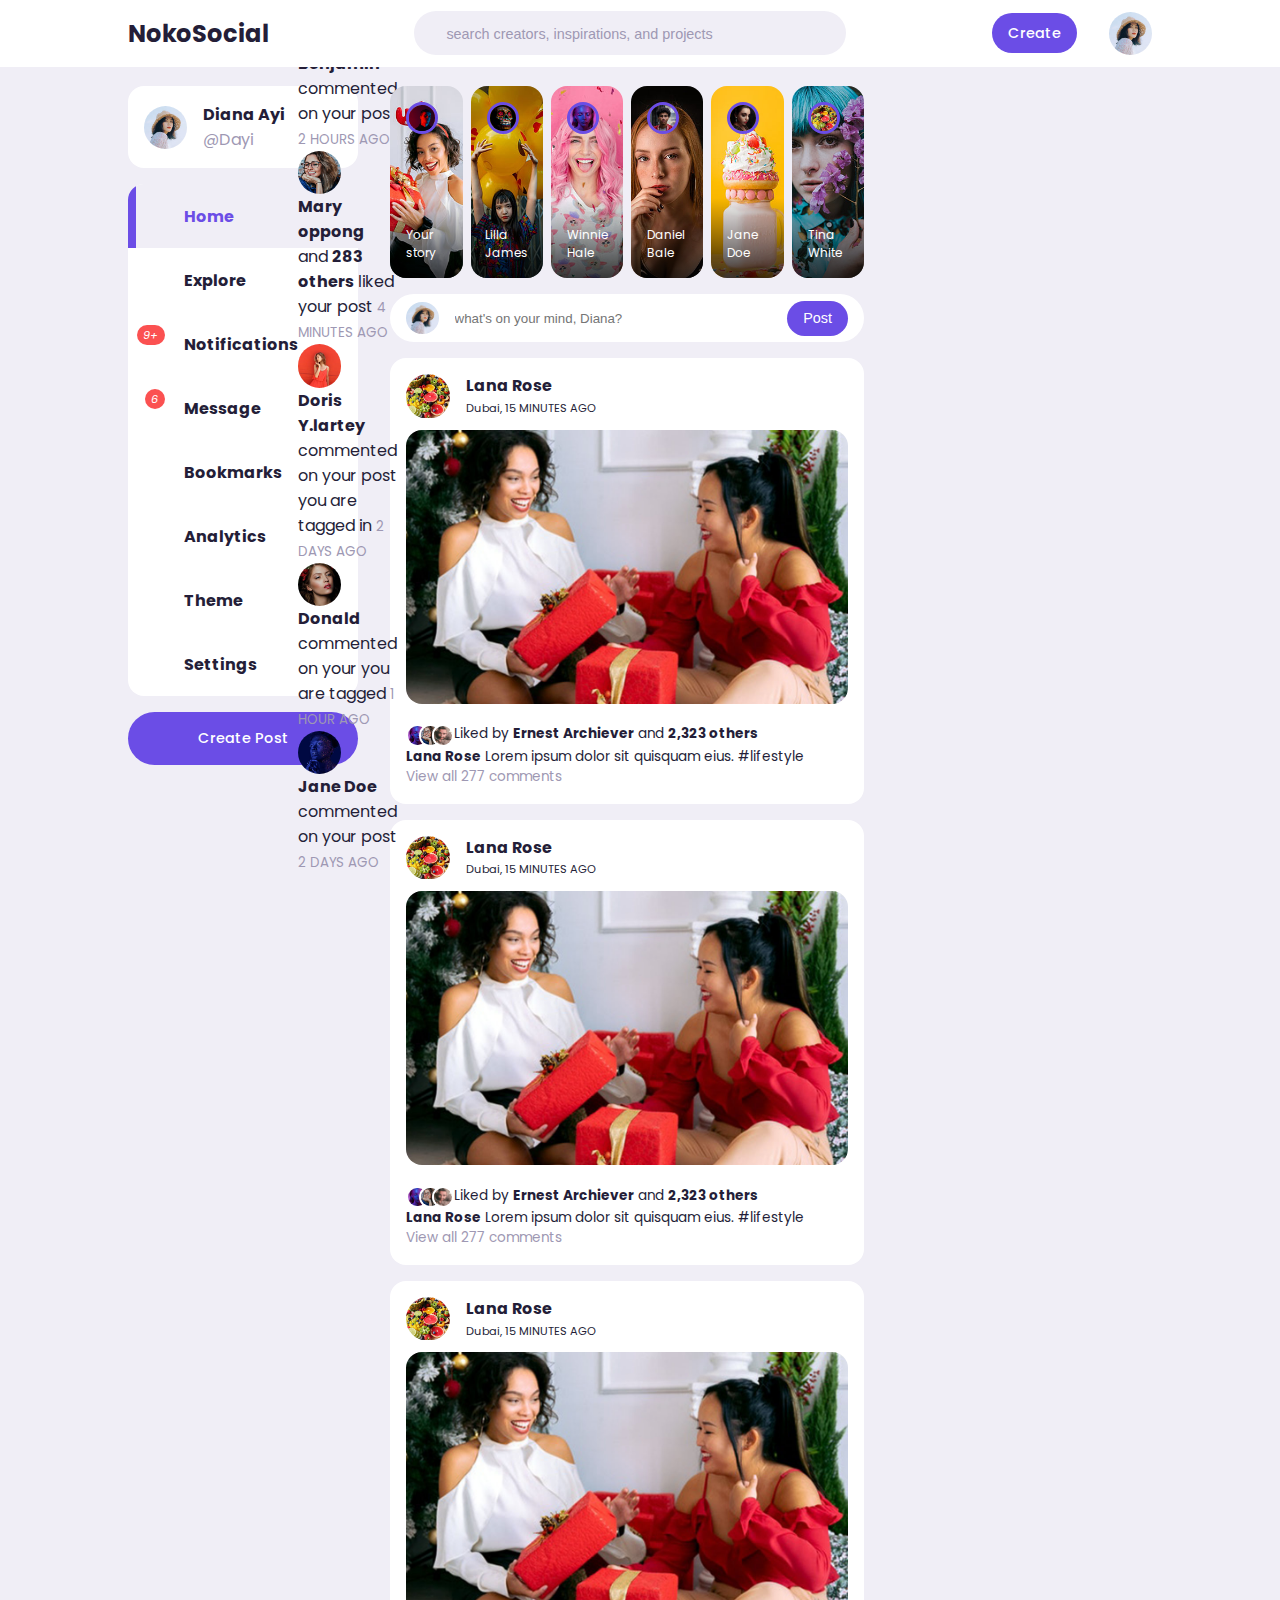
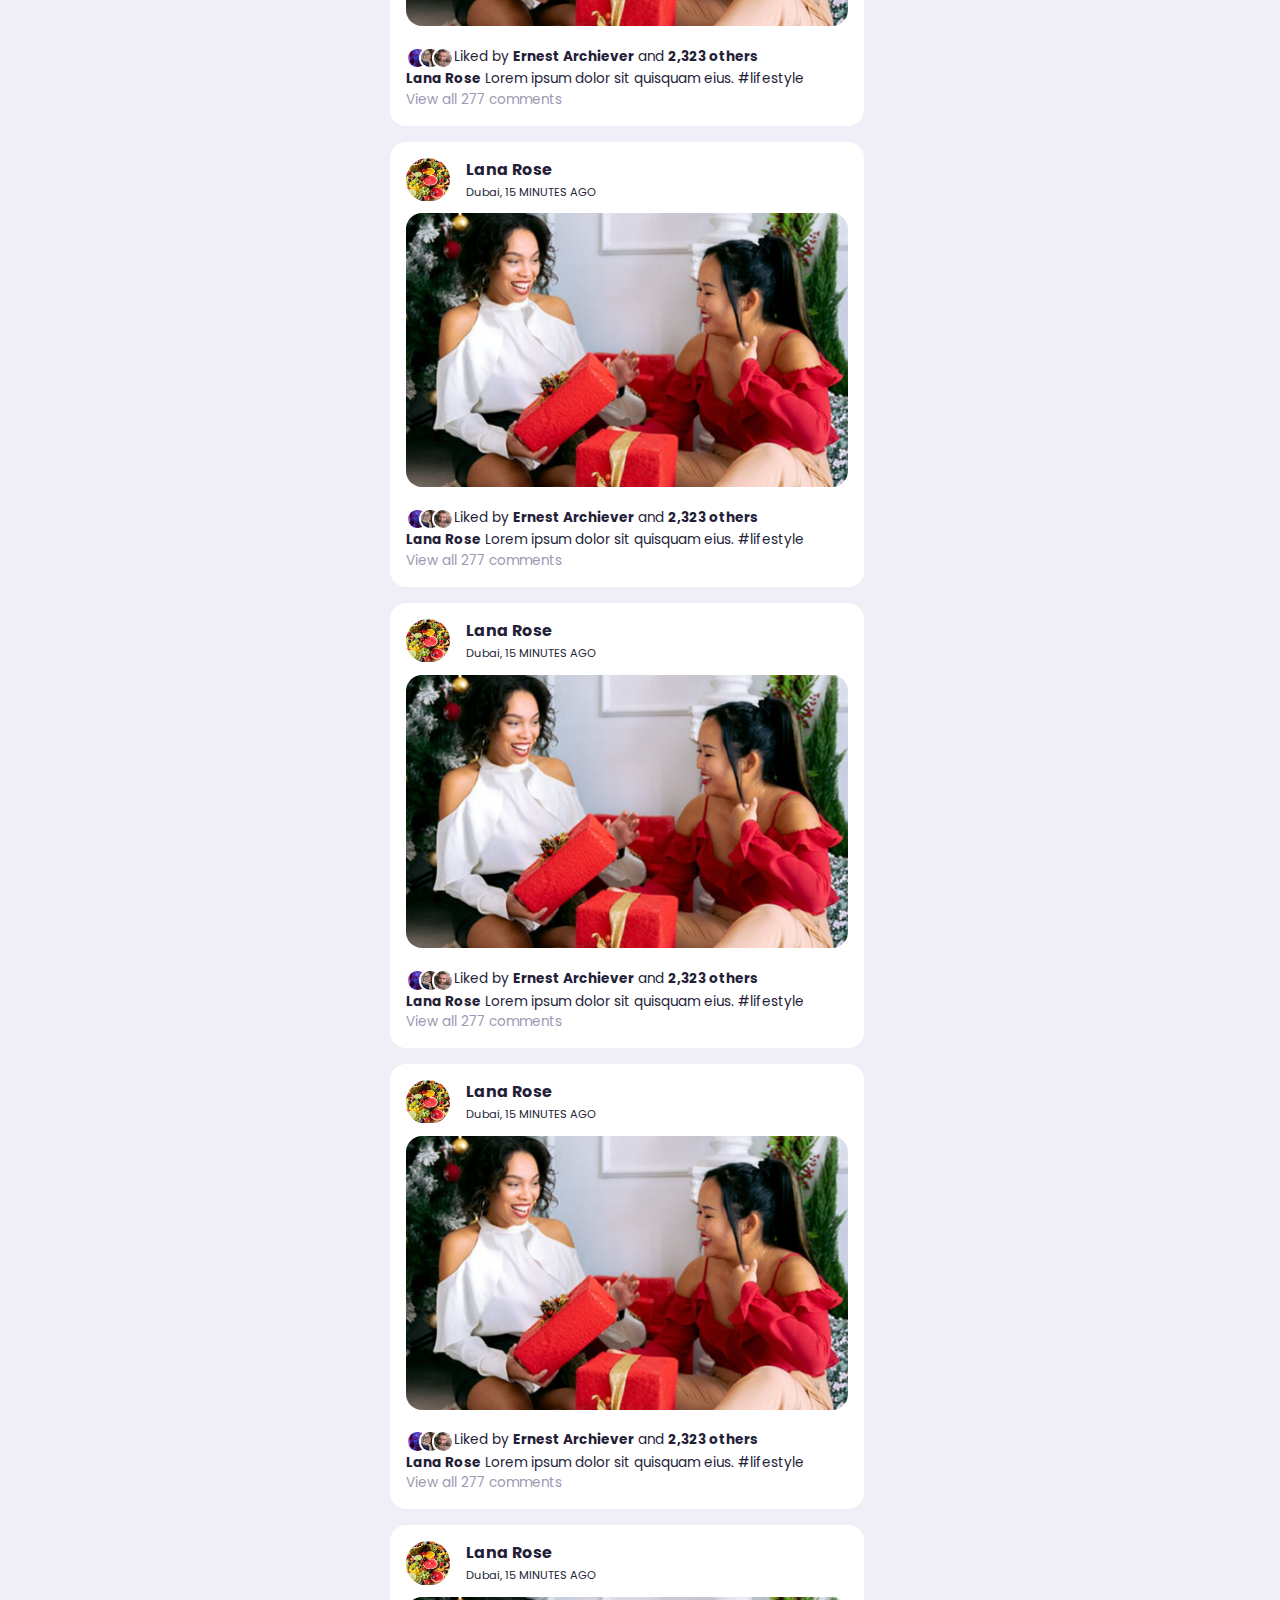
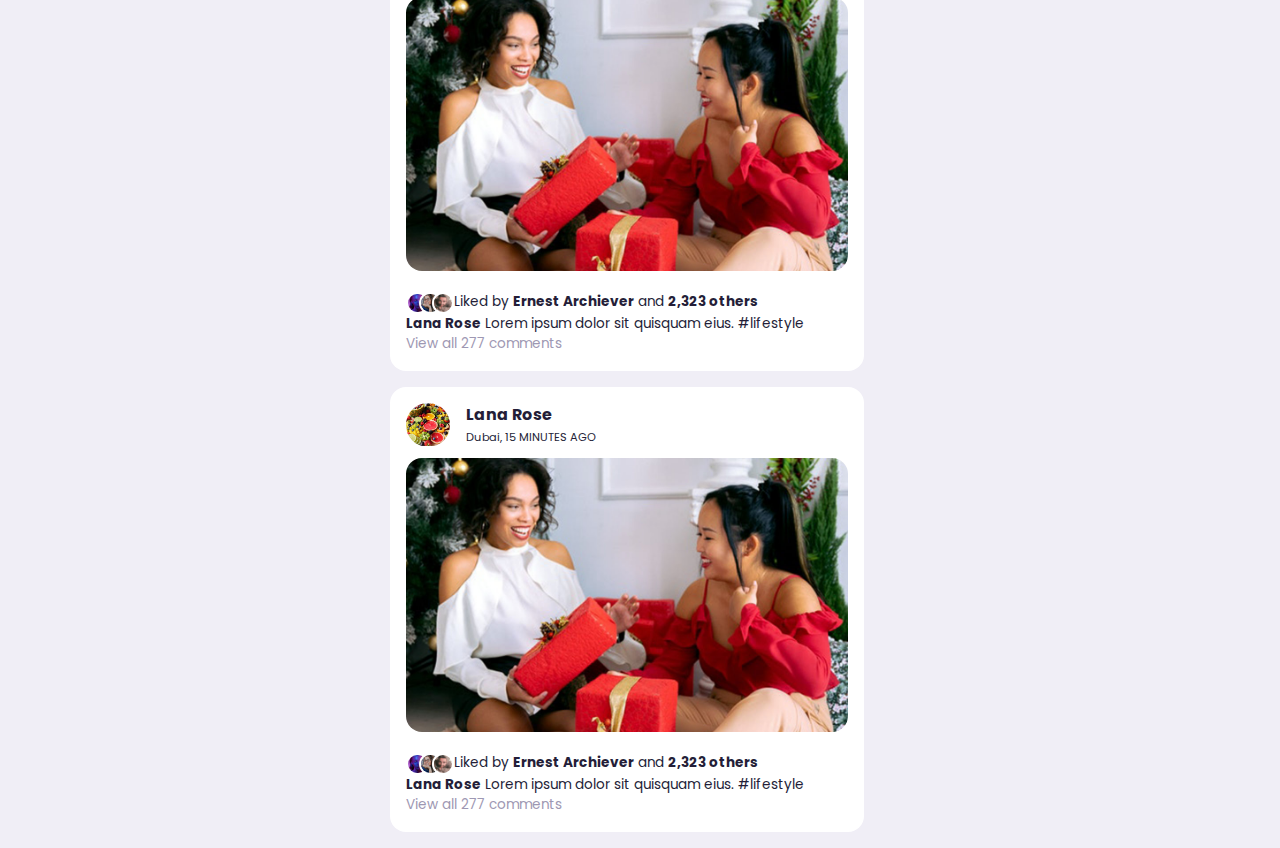
<file: responsive social media assest/index.html>
<!DOCTYPE html>
<html lang="en">
  <head>
    <meta charset="UTF-8" />
    <meta name="viewport" content="width=device-width, initial-scale=1.0" />
    <title>NokoSocial</title>
    <!-- CSS -->
    <link rel="stylesheet" href="CSS/style.css" />
    <!-- FONTS -->
    <link rel="preconnect" href="https://fonts.googleapis.com" />
    <link rel="preconnect" href="https://fonts.gstatic.com" crossorigin />
    <link
      href="https://fonts.googleapis.com/css2?family=Poppins:ital,wght@0,600;0,700;1,300;1,500;1,600&display=swap"
      rel="stylesheet"
    />
    <!-- CDN -->
    <link
      rel="stylesheet"
      href="https://unicons.iconscout.com/release/v2.1.6/css/unicons.css"
    />
  </head>
  <body>
    <nav>
      <div class="container">
        <h2 class="logo">NokoSocial</h2>
        <div class="search-bar">
          <i class="uil uil-search"></i>
          <input
            type="search"
            placeholder="search creators, inspirations, and projects"
          />
        </div>
        <div class="create">
          <label class="btn btn-primary" for="#create-post"> Create </label>
          <div class="profile-photo">
            <img src="images/profile-1.jpg" alt="" />
          </div>
        </div>
      </div>
    </nav>
    <!----------------------- MAIN -------------------->

    <!-- =============LEFT=============== -->
    <main>
      <div class="container">
        <div class="left">
          <a class="profile">
            <div class="profile-photo">
              <img src="images/profile-1.jpg"/>
            </div>
            <div class="handle">
              <h4>Diana Ayi</h4>
              <p class="text-muted">@Dayi</p>
            </div>
          </a>
          <!-- -----------  SIDEBAR  ------------->
          <div class="sidebar">
            <a class="menu-item active">
              <span><i class="uil uil-home"></i></span>
              <h3>Home</h3>
            </a>

            <a class="menu-item">
              <span><i class="uil uil-compass"></i></span>
              <h3>Explore</h3>
            </a>
            <a class="menu-item" id="notifications">
              <span>
                <i class="uil uil-bell"
                  ><small class="notification-count">9+</small></i>
                
              </span>
             
              <h3>Notifications</h3>
              <!-- -------- NOTIFICATION POP-UP ---------- -->
              <div class="notification- popup">
                <div>
                  <div class="profile-photo">
                    <img src="images/profile-2.jpg" alt="" />
                  </div>
                  <div class="notification-body">
                    <b>Joe Doe</b> Accepted your friend request
                    <small class="text-muted">2 DAYS AGO</small>
                  </div>
                </div>
                <div>
                  <div class="profile-photo">
                    <img src="images/profile-3.jpg" alt="" />
                  </div>
                  <div class="notification-body">
                    <b>Keke Benjamin</b> commented on your post
                    <small class="text-muted">2 HOURS AGO</small>
                  </div>
                </div>
                <div>
                  <div class="profile-photo">
                    <img src="images/profile-4.jpg" alt="" />
                  </div>
                  <div class="notification-body">
                    <b>Mary oppong</b> and <b>283 others</b> liked your post
                    <small class="text-muted">4 MINUTES AGO</small>
                  </div>
                </div>
                <div>
                  <div class="profile-photo">
                    <img src="images/profile-5.jpg" alt="" />
                  </div>
                  <div class="notification-body">
                    <b>Doris Y.lartey</b> commented on your post you are tagged
                    in
                    <small class="text-muted">2 DAYS AGO</small>
                  </div>
                </div>
                <div>
                  <div class="profile-photo">
                    <img src="images/profile-6.jpg" alt="" />
                  </div>
                  <div class="notification-body">
                    <b>Donald </b> commented on your you are tagged
                    <small class="text-muted">1 HOUR AGO</small>
                  </div>
                </div>
                <div>
                  <div class="profile-photo">
                    <img src="images/profile-7.jpg" alt="" />
                  </div>
                  <div class="notification-body">
                    <b>Jane Doe</b> commented on your post
                    <small class="text-muted">2 DAYS AGO</small>
                  </div>
                </div>
              </div>
            </a>
              <!-- ------------- NOTIFICATION END ---------------- -->
            
            <a class="menu-item" id="messages-notifications">
              <span
                ><i class="uil uil-envelope-alt"
                  ><small class="notification-count">6</small></i
                ></span>
              <h3>Message</h3>
            </a>
            <a class="menu-item">
              <span><i class="uil uil-bookmark"></i></span>
              <h3>Bookmarks</h3>
            </a>
            <a class="menu-item">
              <span><i class="uil uil-chart-line"></i></span>
              <h3>Analytics</h3>
            </a>
            <a class="menu-item">
              <span><i class="uil uil-palette"></i></span>
              <h3>Theme</h3>
            </a>
            <a class="menu-item">
              <span><i class="uil uil-setting"></i></span>
              <h3>Settings</h3>
            </a>
          </div>
          <!-- --------END OF SIDEBAR----------- -->
          <label for="create-post" class="btn btn-primary">Create Post</label>
        </div>
        <!-- ============= LEFT SIDE END ============== -->
        <!-- ============= MIDDLE START =============== -->
        <div class="middle">
        <!-- =============== STORIES =================== -->
        <div class="stories">
          <div class="story">
            <div class="profile-photo">
              <img src="images/profile-8.jpg" alt="">
            </div>
            <p class="name">Your story</p>
          </div>
          <div class="story">
            <div class="profile-photo">
              <img src="images/profile-9.jpg" alt="">
            </div>
            <p class="name">Lilla James</p>
          </div>
          <div class="story">
            <div class="profile-photo">
              <img src="images/profile-10.jpg" alt="">
            </div>
            <p class="name">Winnie Hale</p>
          </div>
          <div class="story">
            <div class="profile-photo">
              <img src="images/profile-11.jpg" alt="">
            </div>
            <p class="name">Daniel Bale</p>
          </div>
          <div class="story">
            <div class="profile-photo">
              <img src="images/profile-12.jpg" alt="">
            </div>
            <p class="name">Jane Doe</p>
          </div>
          <div class="story">
            <div class="profile-photo">
              <img src="images/profile-13.jpg" alt="">
            </div>
            <p class="name">Tina White</p>
          </div>
       </div>
       <!-- ========== END OF STORIES =========== -->
       <form class="create-post">
        <div class="profile-photo">
          <img src="images/profile-1.jpg" alt="">
        </div>
        <input type="text" placeholder="what's on your mind, Diana?" id="create-post">
        <input type="submit" value="Post" class="btn btn-primary">
       </form>
       <!------------------- FEEDS ----------------->
       <div class="feeds">
        <!----------------- FEEDS 1 ------------------>
          <div class="feed">
              <div class="head">
                <div class="user">
                  <div class="profile-photo">
                    <img src="images/profile-13.jpg">
                  </div>
                  <div class="ingo">
                    <h3>Lana Rose</h3>
                    <small>Dubai, 15 MINUTES AGO</small>
                  </div>
                </div>
                <div class="photo">
                  <img src="images/feed-1.jpg">
                </div>
                <div class="action-buttons">
                  <div class="interaction-buttons">
                    <span><i class="uil uil-heart"></i></span>
                    <span><i class="uil uil-comment-dots"></i></span>
                    <span><i class="uil uil-share-alt"></i></span>
                  </div>
                  <div class="bookmark">
                    <span><i class="uil uil-bookmark-full"></i></span>
                  </div>
                </div>
                <div class="liked-by">
                  <span><img src="images/profile-10.jpg"></span>
                  <span><img src="images/profile-4.jpg"></span>
                  <span><img src="images/profile-15.jpg"></span>
                  <p>Liked by <b>Ernest Archiever</b> and <b>2,323 others</b></p>
                </div>
                <div class="caption">
                  <p><b>Lana Rose</b> Lorem ipsum dolor sit quisquam eius.
                    <span class="harsh-tag">#lifestyle</span><p>
                </div>
                <div class="comments text-muted">View all 277 comments</div>
              </div>  
           </div>
           <!-- --------- END FEED 1------------ -->       
           <!----------------- FEEDS 2 ------------>
          <div class="feed">
              <div class="head">
                <div class="user">
                  <div class="profile-photo">
                    <img src="images/profile-13.jpg">
                  </div>
                  <div class="ingo">
                    <h3>Lana Rose</h3>
                    <small>Dubai, 15 MINUTES AGO</small>
                  </div>
                </div>
                <div class="photo">
                  <img src="images/feed-1.jpg">
                </div>
                <div class="action-buttons">
                  <div class="interaction-buttons">
                    <span><i class="uil uil-heart"></i></span>
                    <span><i class="uil uil-comment-dots"></i></span>
                    <span><i class="uil uil-share-alt"></i></span>
                  </div>
                  <div class="bookmark">
                    <span><i class="uil uil-bookmark-full"></i></span>
                  </div>
                </div>
                <div class="liked-by">
                  <span><img src="images/profile-10.jpg"></span>
                  <span><img src="images/profile-4.jpg"></span>
                  <span><img src="images/profile-15.jpg"></span>
                  <p>Liked by <b>Ernest Archiever</b> and <b>2,323 others</b></p>
                </div>
                <div class="caption">
                  <p><b>Lana Rose</b> Lorem ipsum dolor sit quisquam eius.
                    <span class="harsh-tag">#lifestyle</span><p>
                </div>
                <div class="comments text-muted">View all 277 comments</div>
              </div>  
           </div>
           <!-- --------- END FEED 2------------ -->        
           <!----------------- FEEDS 3 ------------------>
          <div class="feed">
              <div class="head">
                <div class="user">
                  <div class="profile-photo">
                    <img src="images/profile-13.jpg">
                  </div>
                  <div class="ingo">
                    <h3>Lana Rose</h3>
                    <small>Dubai, 15 MINUTES AGO</small>
                  </div>
                </div>
                <div class="photo">
                  <img src="images/feed-1.jpg">
                </div>
                <div class="action-buttons">
                  <div class="interaction-buttons">
                    <span><i class="uil uil-heart"></i></span>
                    <span><i class="uil uil-comment-dots"></i></span>
                    <span><i class="uil uil-share-alt"></i></span>
                  </div>
                  <div class="bookmark">
                    <span><i class="uil uil-bookmark-full"></i></span>
                  </div>
                </div>
                <div class="liked-by">
                  <span><img src="images/profile-10.jpg"></span>
                  <span><img src="images/profile-4.jpg"></span>
                  <span><img src="images/profile-15.jpg"></span>
                  <p>Liked by <b>Ernest Archiever</b> and <b>2,323 others</b></p>
                </div>
                <div class="caption">
                  <p><b>Lana Rose</b> Lorem ipsum dolor sit quisquam eius.
                    <span class="harsh-tag">#lifestyle</span><p>
                </div>
                <div class="comments text-muted">View all 277 comments</div>
              </div>  
           </div>
           <!-- --------- END FEED 3------------ -->        
           <!----------------- FEEDS 4 ------------------>
          <div class="feed">
              <div class="head">
                <div class="user">
                  <div class="profile-photo">
                    <img src="images/profile-13.jpg">
                  </div>
                  <div class="ingo">
                    <h3>Lana Rose</h3>
                    <small>Dubai, 15 MINUTES AGO</small>
                  </div>
                </div>
                <div class="photo">
                  <img src="images/feed-1.jpg">
                </div>
                <div class="action-buttons">
                  <div class="interaction-buttons">
                    <span><i class="uil uil-heart"></i></span>
                    <span><i class="uil uil-comment-dots"></i></span>
                    <span><i class="uil uil-share-alt"></i></span>
                  </div>
                  <div class="bookmark">
                    <span><i class="uil uil-bookmark-full"></i></span>
                  </div>
                </div>
                <div class="liked-by">
                  <span><img src="images/profile-10.jpg"></span>
                  <span><img src="images/profile-4.jpg"></span>
                  <span><img src="images/profile-15.jpg"></span>
                  <p>Liked by <b>Ernest Archiever</b> and <b>2,323 others</b></p>
                </div>
                <div class="caption">
                  <p><b>Lana Rose</b> Lorem ipsum dolor sit quisquam eius.
                    <span class="harsh-tag">#lifestyle</span><p>
                </div>
                <div class="comments text-muted">View all 277 comments</div>
              </div>  
           </div>
           <!-- --------- END FEED 4------------ -->   
           <!---------------- FEEDS 5 ------------->
          <div class="feed">
              <div class="head">
                <div class="user">
                  <div class="profile-photo">
                    <img src="images/profile-13.jpg">
                  </div>
                  <div class="ingo">
                    <h3>Lana Rose</h3>
                    <small>Dubai, 15 MINUTES AGO</small>
                  </div>
                </div>
                <div class="photo">
                  <img src="images/feed-1.jpg">
                </div>
                <div class="action-buttons">
                  <div class="interaction-buttons">
                    <span><i class="uil uil-heart"></i></span>
                    <span><i class="uil uil-comment-dots"></i></span>
                    <span><i class="uil uil-share-alt"></i></span>
                  </div>
                  <div class="bookmark">
                    <span><i class="uil uil-bookmark-full"></i></span>
                  </div>
                </div>
                <div class="liked-by">
                  <span><img src="images/profile-10.jpg"></span>
                  <span><img src="images/profile-4.jpg"></span>
                  <span><img src="images/profile-15.jpg"></span>
                  <p>Liked by <b>Ernest Archiever</b> and <b>2,323 others</b></p>
                </div>
                <div class="caption">
                  <p><b>Lana Rose</b> Lorem ipsum dolor sit quisquam eius.
                    <span class="harsh-tag">#lifestyle</span><p>
                </div>
                <div class="comments text-muted">View all 277 comments</div>
              </div>  
           </div>
           <!-- --------- END FEED 5------------ -->    
          <!--------------- FEEDS 6 --------------->
          <div class="feed">
              <div class="head">
                <div class="user">
                  <div class="profile-photo">
                    <img src="images/profile-13.jpg">
                  </div>
                  <div class="ingo">
                    <h3>Lana Rose</h3>
                    <small>Dubai, 15 MINUTES AGO</small>
                  </div>
                </div>
                <div class="photo">
                  <img src="images/feed-1.jpg">
                </div>
                <div class="action-buttons">
                  <div class="interaction-buttons">
                    <span><i class="uil uil-heart"></i></span>
                    <span><i class="uil uil-comment-dots"></i></span>
                    <span><i class="uil uil-share-alt"></i></span>
                  </div>
                  <div class="bookmark">
                    <span><i class="uil uil-bookmark-full"></i></span>
                  </div>
                </div>
                <div class="liked-by">
                  <span><img src="images/profile-10.jpg"></span>
                  <span><img src="images/profile-4.jpg"></span>
                  <span><img src="images/profile-15.jpg"></span>
                  <p>Liked by <b>Ernest Archiever</b> and <b>2,323 others</b></p>
                </div>
                <div class="caption">
                  <p><b>Lana Rose</b> Lorem ipsum dolor sit quisquam eius.
                    <span class="harsh-tag">#lifestyle</span><p>
                </div>
                <div class="comments text-muted">View all 277 comments</div>
              </div>  
           </div>
           <!-- --------- END FEED 6------------ -->
           <!--------------- FEEDS 7 --------------->
          <div class="feed">
              <div class="head">
                <div class="user">
                  <div class="profile-photo">
                    <img src="images/profile-13.jpg">
                  </div>
                  <div class="ingo">
                    <h3>Lana Rose</h3>
                    <small>Dubai, 15 MINUTES AGO</small>
                  </div>
                </div>
                <div class="photo">
                  <img src="images/feed-1.jpg">
                </div>
                <div class="action-buttons">
                  <div class="interaction-buttons">
                    <span><i class="uil uil-heart"></i></span>
                    <span><i class="uil uil-comment-dots"></i></span>
                    <span><i class="uil uil-share-alt"></i></span>
                  </div>
                  <div class="bookmark">
                    <span><i class="uil uil-bookmark-full"></i></span>
                  </div>
                </div>
                <div class="liked-by">
                  <span><img src="images/profile-10.jpg"></span>
                  <span><img src="images/profile-4.jpg"></span>
                  <span><img src="images/profile-15.jpg"></span>
                  <p>Liked by <b>Ernest Archiever</b> and <b>2,323 others</b></p>
                </div>
                <div class="caption">
                  <p><b>Lana Rose</b> Lorem ipsum dolor sit quisquam eius.
                    <span class="harsh-tag">#lifestyle</span><p>
                </div>
                <div class="comments text-muted">View all 277 comments</div>
              </div>  
           </div>
           <!-- --------- END FEED 7------------ -->
           <!--------------- FEEDS 8 --------------->
          <div class="feed">
              <div class="head">
                <div class="user">
                  <div class="profile-photo">
                    <img src="images/profile-13.jpg">
                  </div>
                  <div class="ingo">
                    <h3>Lana Rose</h3>
                    <small>Dubai, 15 MINUTES AGO</small>
                  </div>
                </div>
                <div class="photo">
                  <img src="images/feed-1.jpg">
                </div>
                <div class="action-buttons">
                  <div class="interaction-buttons">
                    <span><i class="uil uil-heart"></i></span>
                    <span><i class="uil uil-comment-dots"></i></span>
                    <span><i class="uil uil-share-alt"></i></span>
                  </div>
                  <div class="bookmark">
                    <span><i class="uil uil-bookmark-full"></i></span>
                  </div>
                </div>
                <div class="liked-by">
                  <span><img src="images/profile-10.jpg"></span>
                  <span><img src="images/profile-4.jpg"></span>
                  <span><img src="images/profile-15.jpg"></span>
                  <p>Liked by <b>Ernest Archiever</b> and <b>2,323 others</b></p>
                </div>
                <div class="caption">
                  <p><b>Lana Rose</b> Lorem ipsum dolor sit quisquam eius.
                    <span class="harsh-tag">#lifestyle</span><p>
                </div>
                <div class="comments text-muted">View all 277 comments</div>
              </div>  
           </div>
           <!-- --------- END FEED 8------------ -->
         </div>
       <!-- ============== RIGHT =============== -->
        <div class="right">
          
        </div>
      </div>
    </main>
  </body>
</html>
</file>
<file: responsive social media assest/CSS/style.css>
@import url("https://fonts.googleapis.com/css2?family=Poppins:ital,wght@0,600;0,700;1,300;1,500;1,600&display=swap");
:root {
    --color-white: hsl(252, 50%, 100%);
    --color-light: hsl(252, 30%, 95%);
    --color-gray: hsl(252, 15%, 65%);
    --color-primary: hsl(252, 75%, 60%);
    --color-secondary: hsl(252, 100%, 90%);
    --color-success: hsl(120, 95%, 65%);
    --color-danger: hsl(0, 95%, 65%);
    --color-dark: hsl(252, 30%, 17%);
    --color-black: hsl(252, 30%, 10%);
    --border-radius: 2rem;
    --card-border-radius: 1rem;
    --btn-padding: 0.6rem 1rem;
    --search-padding: 0.6rem 1rem;
    --card-padding: 1rem;
}
*,
*::before,
*::after {
    margin: 0;
    padding: 0;
    outline: 0;
    box-sizing: border-box;
    text-decoration: none;
    border: none;
}
body {
    font-family: "Poppins", sans-serif;
    color: var(--color-dark);
    background: var(--color-light);
    overflow-x: hidden;
}

/* General Styles */
.container {
    width: 80%;
    margin: 0 auto;
}
.profile-photo {
    width: 2.7rem;
    aspect-ratio: 1/1;
    border-radius: 50%;
    overflow: hidden;
}
img {
    display: block;
    width: 100%;
}
.btn {
    display: inline-block;
    padding: var(--btn-padding);
    font-weight: 500;
    border-radius: var(--border-radius);
    cursor: pointer;
    transition: all 300ms ease;
    font-size: 0.9rem;
}
.btn:hover {
    opacity: 0.8;
}
.btn-primary {
    background: var(--color-primary);
    color: white;
}
.text-bold {
    font-weight: 500;
}
.text-muted {
    color: var(--color-gray);
}
/* NAVBAR */
nav {
    width: 100%;
    background: var(--color-white);
    padding: 0.7rem 0;
    position: fixed;
    top: 0;
    z-index: 10;
}
nav .container {
    display: flex;
    align-items: center;
    justify-content: space-between;
}
nav .search-bar {
    background: var(--color-light);
    border-radius: var(--border-radius);
    padding: var(--search-padding);
}
nav .search-bar input[type="search"] {
    background: transparent;
    width: 30vw;
    margin-left: 1rem;
    font-size: 0.9rem;
    color: var(--color-dark);
}
nav .search-bar input[type="search"]::placeholder {
    color: var(--color-gray);
}
nav .create {
    display: flex;
    align-items: center;
    gap: 2rem;
}
/* ================= MAIN ==================== */
main {
    position: relative;
    top: 5.4rem;
}
main .container {
    display: grid;
    grid-template-columns: 18vw auto 20vw;
    column-gap: 2rem;
    position: relative;
}
/* ================= LEFT ================== */
main .container .left {
    height: max-content;
    position: sticky;
    top: var(--sticky-top-left);
}
main .container .left .profile {
    padding: var(--card-padding);
    background: var(--color-white);
    border-radius: var(--card-border-radius);
    display: flex;
    align-items: center;
    column-gap: 1rem;
    width: 100%;
}
/* =================== SIDEBAR ===================== */
.left .sidebar {
    margin-top: 1rem;
    background: var(--color-white);
    border-radius: var(--card-border-radius);
}
.left .sidebar .menu-item {
    display: flex;
    align-items: center;
    height: 4rem;
    cursor: pointer;
    translate: all 300ms ease;
    position: relative;
}
.left .sidebar .menu-item:hover {
    background: var(--color-light);
}
.left .sidebar i {
    font-size: 1.4rem;
    color: var(--color-gray);
    margin-left: 2rem;
    position: relative;
}
.left .sidebar i .notification-count {
    background: var(--color-danger);
    color: white;
    font-size: 0.7rem;
    width: fit-content;
    border-radius: 0.8rem;
    padding: 0.1rem 0.4rem;
    position: absolute;
    top: -0.2rem;
    right: -0.3rem;
}
.left .sidebar h3 {
    margin-left: 1.5rem;
    font-size: 1rem;
}
.left .sidebar .active {
    background: var(--color-light);
}
.left .sidebar .active i,
.left .sidebar .active h3 {
    color: var(--color-primary);
}
.left .sidebar .active::before {
    content: '';
    display: block;
    width: 0.5rem;
    height: 100%;
    position: absolute;
    background: var(--color-primary);
}
.left .sidebar .menu-item:first-child.active {
    border-top-left-radius: var(--card-border-radius);
    overflow: hidden;
}
.left .sidebar .menu-item:last-child.active {
    border-bottom-left-radius: var(--card-border-radius);
    overflow: hidden;
}
.left .btn {
    margin-top: 1rem;
    width: 100%;
    text-align: center;
    padding: 1rem 0;
}
/* --------------------NOTIFICATION POPUP----------------------- */
.left .notification-popup {
    position: absolute;
    top: 0;
    left: 110%;
    width: 30rem;
    background: var(--color-white);
    border-radius: var(--card-border-radius);
    padding: var(--card-padding);
    box-shadow: 0 0 2rem hsl(var(--color-primary), 75%, 60% 25%);
    z-index: 8;
    display: none;
}
.left .notification-popup::before {
    content: '';
    display: block;
    width: 1.2rem;
    height: 1.2rem;
    
    background: var(--color-white);
    position: absolute;
    left: -0.6rem;
    transform: rotate(45deg);
}
.left .notification-popup > div {
    display: flex;
    align-items: start;
    gap: 1rem;
    margin-bottom: 1rem;
}
.left .notification-popup small {
    display: block;
}
/* ---------------------- MIDDLE ---------------------- */
.middle .stories {
    display: flex;
    justify-content: space-between;
    height: 12rem;
    gap: 0.5rem;
}
.middle .stories .story {
    padding: var(--card-padding);
    border-radius: var(--card-border-radius);
    display: flex;
    flex-direction: column;
    justify-content: space-between;
    align-items: center;
    color: white;
    font-size: 0.75rem;
    width: 100%;
    position: relative;
    overflow: hidden;
}
.middle .stories .story::before {
    content: '';
    display: block;
    width: 100%;
    height: 5rem;
    background: linear-gradient(transparent, rgba(0, 0, 0, 0.75));
    position: absolute;
    bottom: 0;
}
.middle .stories .story .name {
    z-index: 2;
}
.middle .stories .story:nth-child(1) {
    background: url("../images/story-1.jpg") no-repeat center center/cover;
}
.middle .stories .story:nth-child(2) {
    background: url("../images/story-2.jpg") no-repeat center center/cover;
}
.middle .stories .story:nth-child(3) {
    background: url("../images/story-3.jpg") no-repeat center center/cover;
}
.middle .stories .story:nth-child(4) {
    background: url("../images/story-4.jpg") no-repeat center center/cover;
}
.middle .stories .story:nth-child(5) {
    background: url("../images/story-5.jpg") no-repeat center center/cover;
}
.middle .stories .story:nth-child(6) {
    background: url("../images/story-6.jpg") no-repeat center center/cover;
}
.middle .story .profile-photo {
    width: 2rem;
    height: 2rem;
    align-self: start;
    border: 3px solid var(--color-primary);
}
/* ====================== CREATE POST ====================== */
.middle .create-post {
    width: 100%;
    display: flex;
    align-items: center;
    justify-content: space-between;
    margin-top: 1rem;
    background: var(--color-white);
    padding: 0.4rem var(--card-padding);
    border-radius: var(--border-radius);
}
.middle .create-post input[type="text"] {
    justify-self: start;
    width: 100%;
    padding-left: 1rem;
    background: transparent;
    color: var(--color-dark);
    margin-right: 1rem;
}
/* ---------------------- FEEDS ----------------------- */
.middle .feeds .feed {
    background: var(--color-white);
    border-radius: var(--card-border-radius);
    padding: var(--card-padding);
    margin: 1rem 0;
    font-size: 0.85rem;
    line-height: 1.5;
}
.middle .feed head {
    display: flex;
    justify-content: space-between;
}
.middle .feed .user {
    display: flex;
    gap: 1rem;
}
.middle .feed .photo {
    border-radius: var(--card-border-radius);
    overflow: hidden;
    margin: 0.7rem 0;
}
.middle .feed .action-buttons {
    display: flex;
    justify-content: space-between;
    align-items: center;
    font-size: 1.4rem;
    margin: 0.6rem;
}
.middle .liked-by {
    display: flex;
}
.middle .liked-by span {
    width: 1.4rem;
    height: 1.4rem;
    display: block;
    border-radius: 50%;
    overflow: hidden;
    border: 2px solid var(--color-white);
    margin-left: -0.6rem;
}
.middle .liked-by span:first-child {
    margin: 0;
}
.middle .liked-by p {
    margin-right: 0.5rem;
}
</file>
